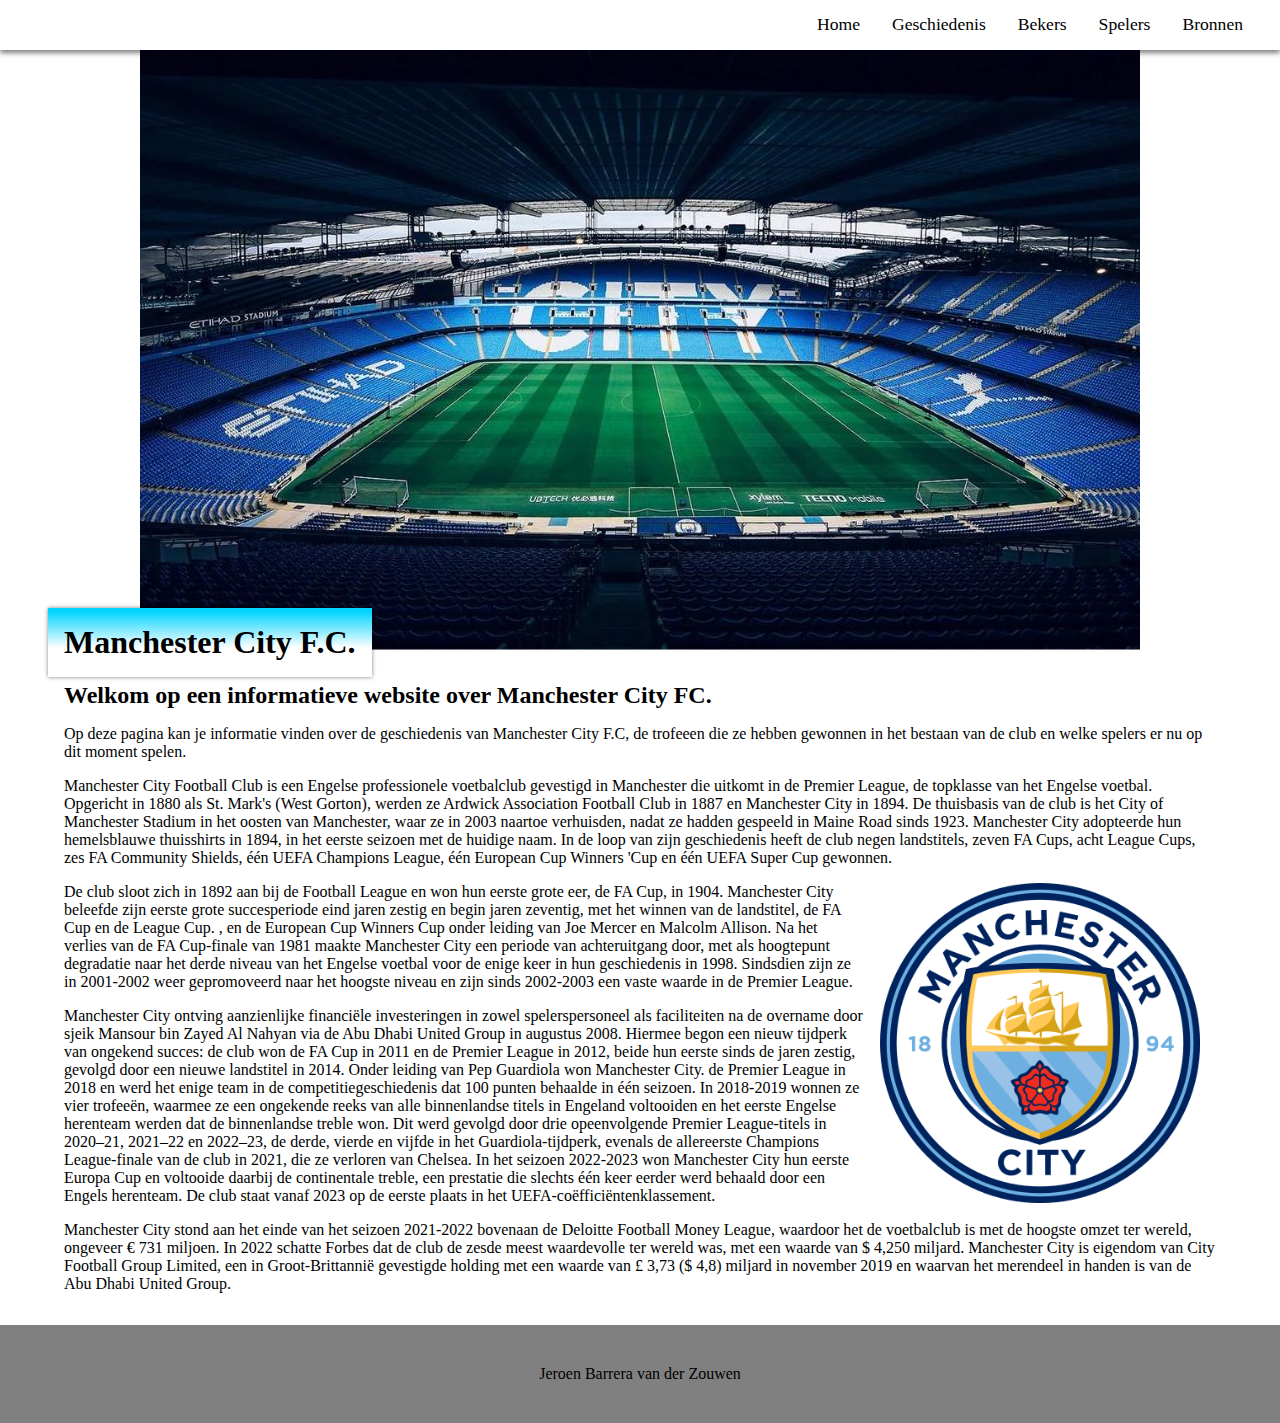
<file: index.html>
<!DOCTYPE html>
<html lang="en">
<head>
    <meta charset="UTF-8">
    <meta name="viewport" content="width=device-width, initial-scale=1.0">
    <link rel="stylesheet" href="styles/styles.css">
    <title>Home</title>
</head>
<body>
    <header>
        <nav>
            <ul>
                <li><a href="index.html">Home</a></li>
                <li><a href="geschiedenis.html">Geschiedenis</a></li>
                <li><a href="bekers.html">Bekers</a></li>
                <li><a href="spelers.html">Spelers</a></li>
                <li><a href="bronnen.html">Bronnen</a></li>
            </ul>
        </nav>
    </header>
    <main>
        <section>
            <img src="images/mcity-stadium.jpeg">
            <h1>Manchester City F.C.</h1>
        </section>
        <article>
            <h2><strong>Welkom op een informatieve website over Manchester City FC.</strong></h2>

            <p>Op deze pagina kan je informatie vinden over de geschiedenis van Manchester City F.C, de trofeeen die ze hebben gewonnen in het bestaan van de club en welke spelers er nu op dit moment spelen.</p>

            <p> Manchester City Football Club is een Engelse professionele voetbalclub gevestigd in Manchester die uitkomt in de Premier League, de topklasse van het Engelse voetbal. Opgericht in 1880 als St. Mark's (West Gorton), werden ze Ardwick Association Football Club in 1887 en Manchester City in 1894. De thuisbasis van de club is het City of Manchester Stadium in het oosten van Manchester, waar ze in 2003 naartoe verhuisden, nadat ze hadden gespeeld in Maine Road sinds 1923. Manchester City adopteerde hun hemelsblauwe thuisshirts in 1894, in het eerste seizoen met de huidige naam. In de loop van zijn geschiedenis heeft de club negen landstitels, zeven FA Cups, acht League Cups, zes FA Community Shields, één UEFA Champions League, één European Cup Winners 'Cup en één UEFA Super Cup gewonnen.</p>

            <img src="images/index/manchestercitylogo.png" alt="De logo van Manchester City">

            <p>De club sloot zich in 1892 aan bij de Football League en won hun eerste grote eer, de FA Cup, in 1904. Manchester City beleefde zijn eerste grote succesperiode eind jaren zestig en begin jaren zeventig, met het winnen van de landstitel, de FA Cup en de League Cup. , en de European Cup Winners Cup onder leiding van Joe Mercer en Malcolm Allison. Na het verlies van de FA Cup-finale van 1981 maakte Manchester City een periode van achteruitgang door, met als hoogtepunt degradatie naar het derde niveau van het Engelse voetbal voor de enige keer in hun geschiedenis in 1998. Sindsdien zijn ze in 2001-2002 weer gepromoveerd naar het hoogste niveau en zijn sinds 2002-2003 een vaste waarde in de Premier League.</p>

            <p>Manchester City ontving aanzienlijke financiële investeringen in zowel spelerspersoneel als faciliteiten na de overname door sjeik Mansour bin Zayed Al Nahyan via de Abu Dhabi United Group in augustus 2008. Hiermee begon een nieuw tijdperk van ongekend succes: de club won de FA Cup in 2011 en de Premier League in 2012, beide hun eerste sinds de jaren zestig, gevolgd door een nieuwe landstitel in 2014. Onder leiding van Pep Guardiola won Manchester City. de Premier League in 2018 en werd het enige team in de competitiegeschiedenis dat 100 punten behaalde in één seizoen. In 2018-2019 wonnen ze vier trofeeën, waarmee ze een ongekende reeks van alle binnenlandse titels in Engeland voltooiden en het eerste Engelse herenteam werden dat de binnenlandse treble won. Dit werd gevolgd door drie opeenvolgende Premier League-titels in 2020–21, 2021–22 en 2022–23, de derde, vierde en vijfde in het Guardiola-tijdperk, evenals de allereerste Champions League-finale van de club in 2021, die ze verloren van Chelsea. In het seizoen 2022-2023 won Manchester City hun eerste Europa Cup en voltooide daarbij de continentale treble, een prestatie die slechts één keer eerder werd behaald door een Engels herenteam. De club staat vanaf 2023 op de eerste plaats in het UEFA-coëfficiëntenklassement.</p>

            <p>Manchester City stond aan het einde van het seizoen 2021-2022 bovenaan de Deloitte Football Money League, waardoor het de voetbalclub is met de hoogste omzet ter wereld, ongeveer € 731 miljoen. In 2022 schatte Forbes dat de club de zesde meest waardevolle ter wereld was, met een waarde van $ 4,250 miljard. Manchester City is eigendom van City Football Group Limited, een in Groot-Brittannië gevestigde holding met een waarde van £ 3,73 ($ 4,8) miljard in november 2019 en waarvan het merendeel in handen is van de Abu Dhabi United Group.</p>
        </article>
    </main>
    <footer>
        <p>Jeroen Barrera van der Zouwen</p>
    </footer>
</body>
</html>
</file>
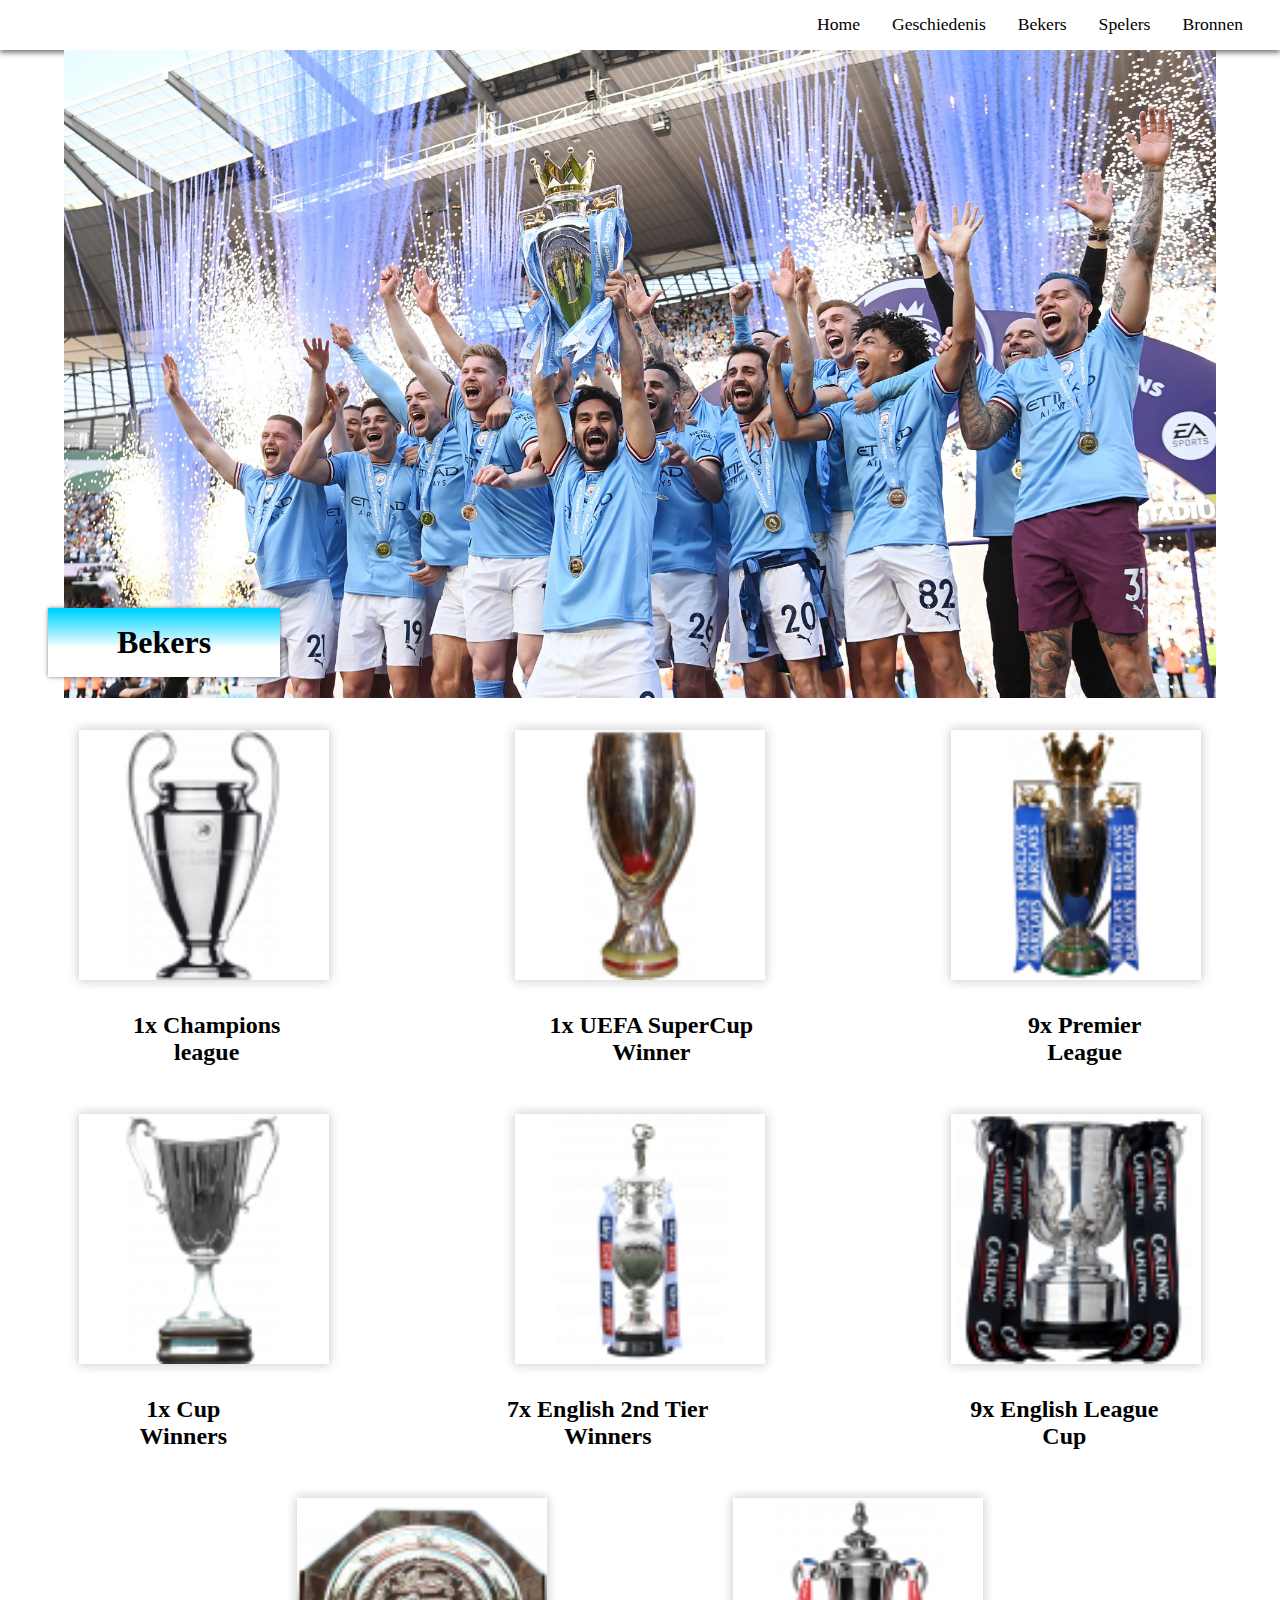
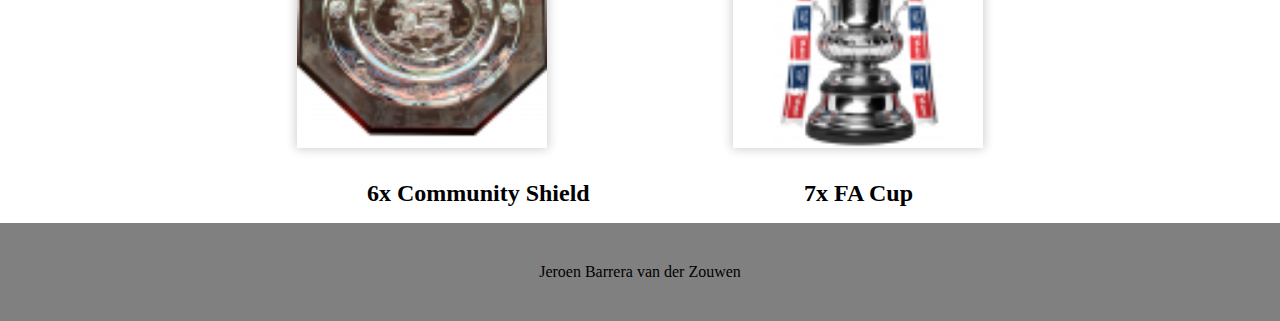
<file: bekers.html>
<!DOCTYPE html>
<html lang="en">
<head>
    <meta charset="UTF-8">
    <meta name="viewport" content="width=device-width, initial-scale=1.0">
    <link rel="stylesheet" href="styles/styles.css">
    <title>Home</title>
</head>
<body>
    <header>
        <nav>
            <ul>
                <li><a href="index.html">Home</a></li>
                <li><a href="geschiedenis.html">Geschiedenis</a></li>
                <li><a href="bekers.html">Bekers</a></li>
                <li><a href="spelers.html">Spelers</a></li>
                <li><a href="bronnen.html">Bronnen</a></li>
            </ul>
        </nav>
    </header>
    <main>
        <section class="home">
            <img src="images/mcity-beker.png">
            <h1>Bekers</h1>
        </section>
        <section id="cup">
            <img src="images/trofeeen/cl.png">
            <img src="images/trofeeen/usc.png">
            <img src="images/trofeeen/pl.png">
        </section>
        <section id="cup">
            <h2>1x Champions league</h2>
            <h2>1x UEFA SuperCup Winner</h2>
            <h2>9x Premier League</h2>
        </section>
        <section id="cup">
            <img src="images/trofeeen/cupwinners.png">
            <img src="images/trofeeen/e2t.png">
            <img src="images/trofeeen/elc.png">
        </section>
        <section id="cup">
            <h2>1x Cup Winners</h2>
            <h2>7x English 2nd Tier Winners</h2>
            <h2>9x English League Cup</h2>
        </section>
        <section id="cup">
            <img src="images/trofeeen/ews.png">
            <img src="images/trofeeen/fa.png">
        </section>
        <section id="cup">
            <h2>6x Community Shield</h2>
            <h2>7x FA Cup</h2>
        </section>
    </main>
    <footer>
        <p>Jeroen Barrera van der Zouwen</p>
    </footer>
</body>
</file>
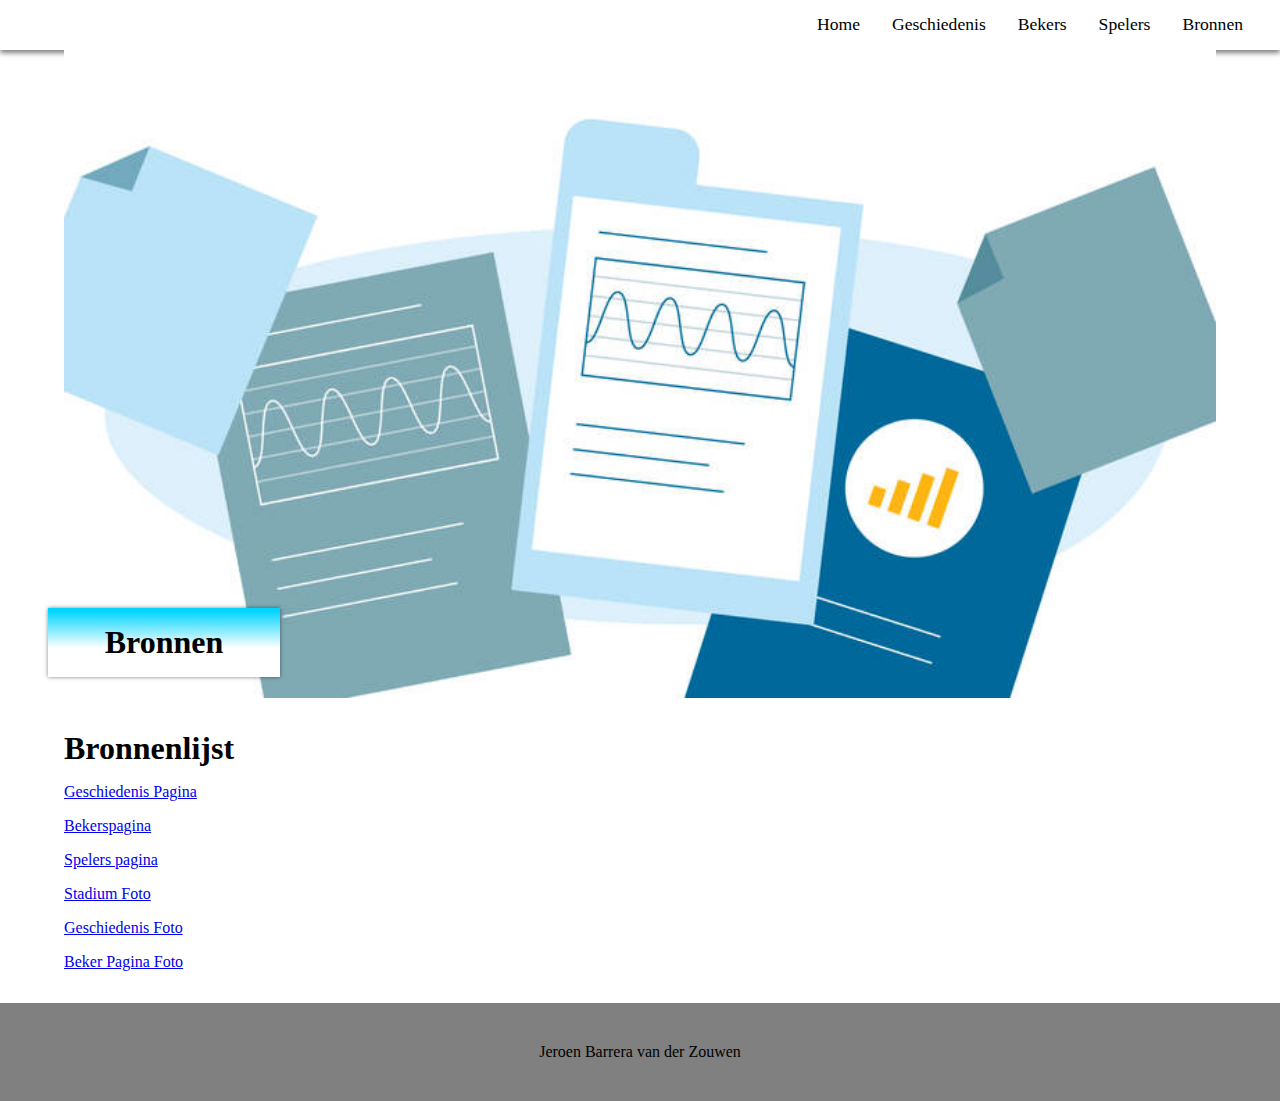
<file: bronnen.html>
<!DOCTYPE html>
<html lang="en">
<head>
    <meta charset="UTF-8">
    <meta name="viewport" content="width=device-width, initial-scale=1.0">
    <link rel="stylesheet" href="styles/styles.css">
    <title>Home</title>
</head>
<body>
    <header>
        <nav>
            <ul>
                <li><a href="index.html">Home</a></li>
                <li><a href="geschiedenis.html">Geschiedenis</a></li>
                <li><a href="bekers.html">Bekers</a></li>
                <li><a href="spelers.html">Spelers</a></li>
                <li><a href="bronnen.html">Bronnen</a></li>
            </ul>
        </nav>
    </header>
    <main>
        <section class="home">
            <img src="images/mcity-bronnen.jpeg">
            <h1>Bronnen</h1>
        </section>
        <article>
            <h1>Bronnenlijst</h1>
            <p><a href="https://en.wikipedia.org/wiki/Manchester_City_F.C.#">Geschiedenis Pagina</a></p>
            <p><a href="https://www.transfermarkt.com/manchester-city/erfolge/verein/281">Bekerspagina</a></p>
            <p><a href="https://www.transfermarkt.com/manchester-city/kader/verein/281">Spelers pagina</a></p>
            <p><a href="https://www.sportspromedia.com/wp-content/uploads/2022/12/Copy-of-Copy-of-WP-News-story-template-30.jpg">Stadium Foto</a></p>
            <p><a href="https://mediacdn.mancity.com/-/media/galleries/first-team/season-1718/fa-cup-history-gallery/1956-final-win.ashx?width=643">Geschiedenis Foto</a></p>
            <p><a href="https://library.sportingnews.com/2023-05/Man%20City%20Premier%20League%20trophy%20052123.png">Beker Pagina Foto</a></p>
        </article>
    </main>
    <footer>
        <p>Jeroen Barrera van der Zouwen</p>
    </footer>
</body>
</file>
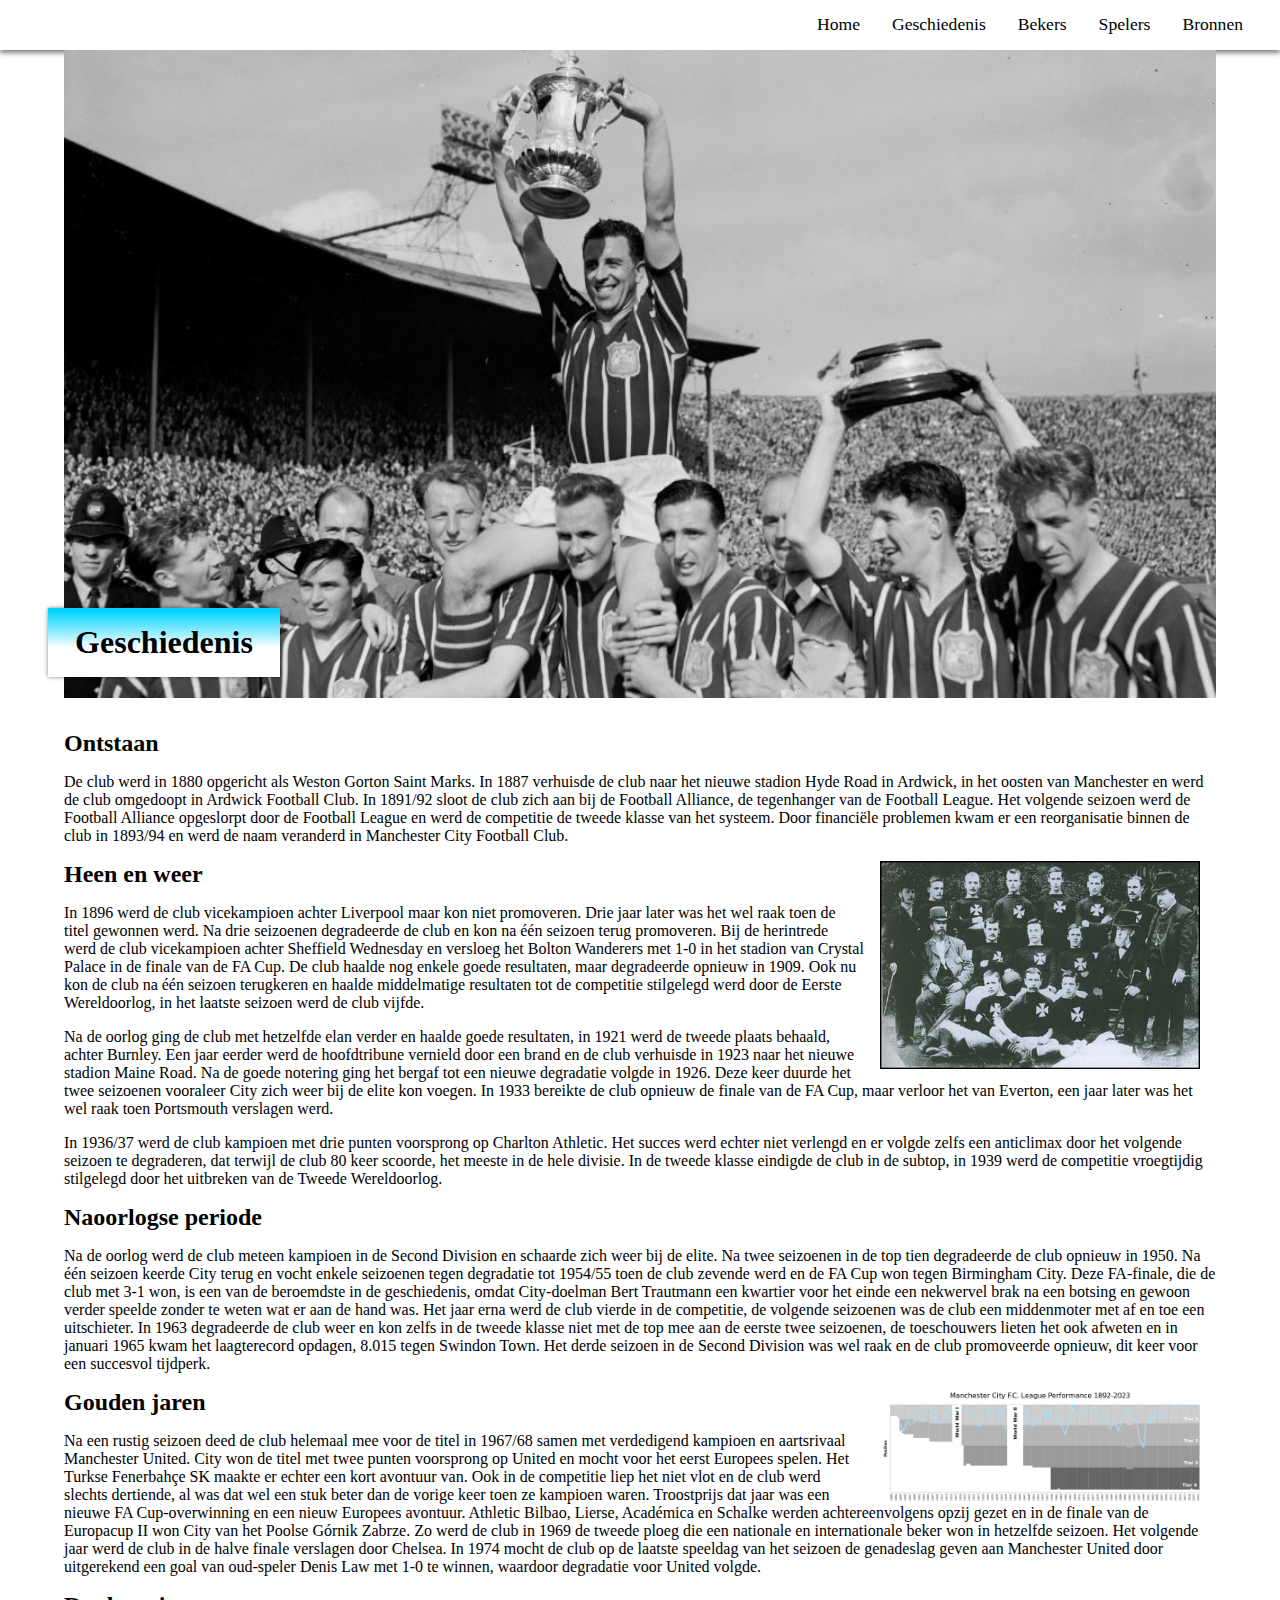
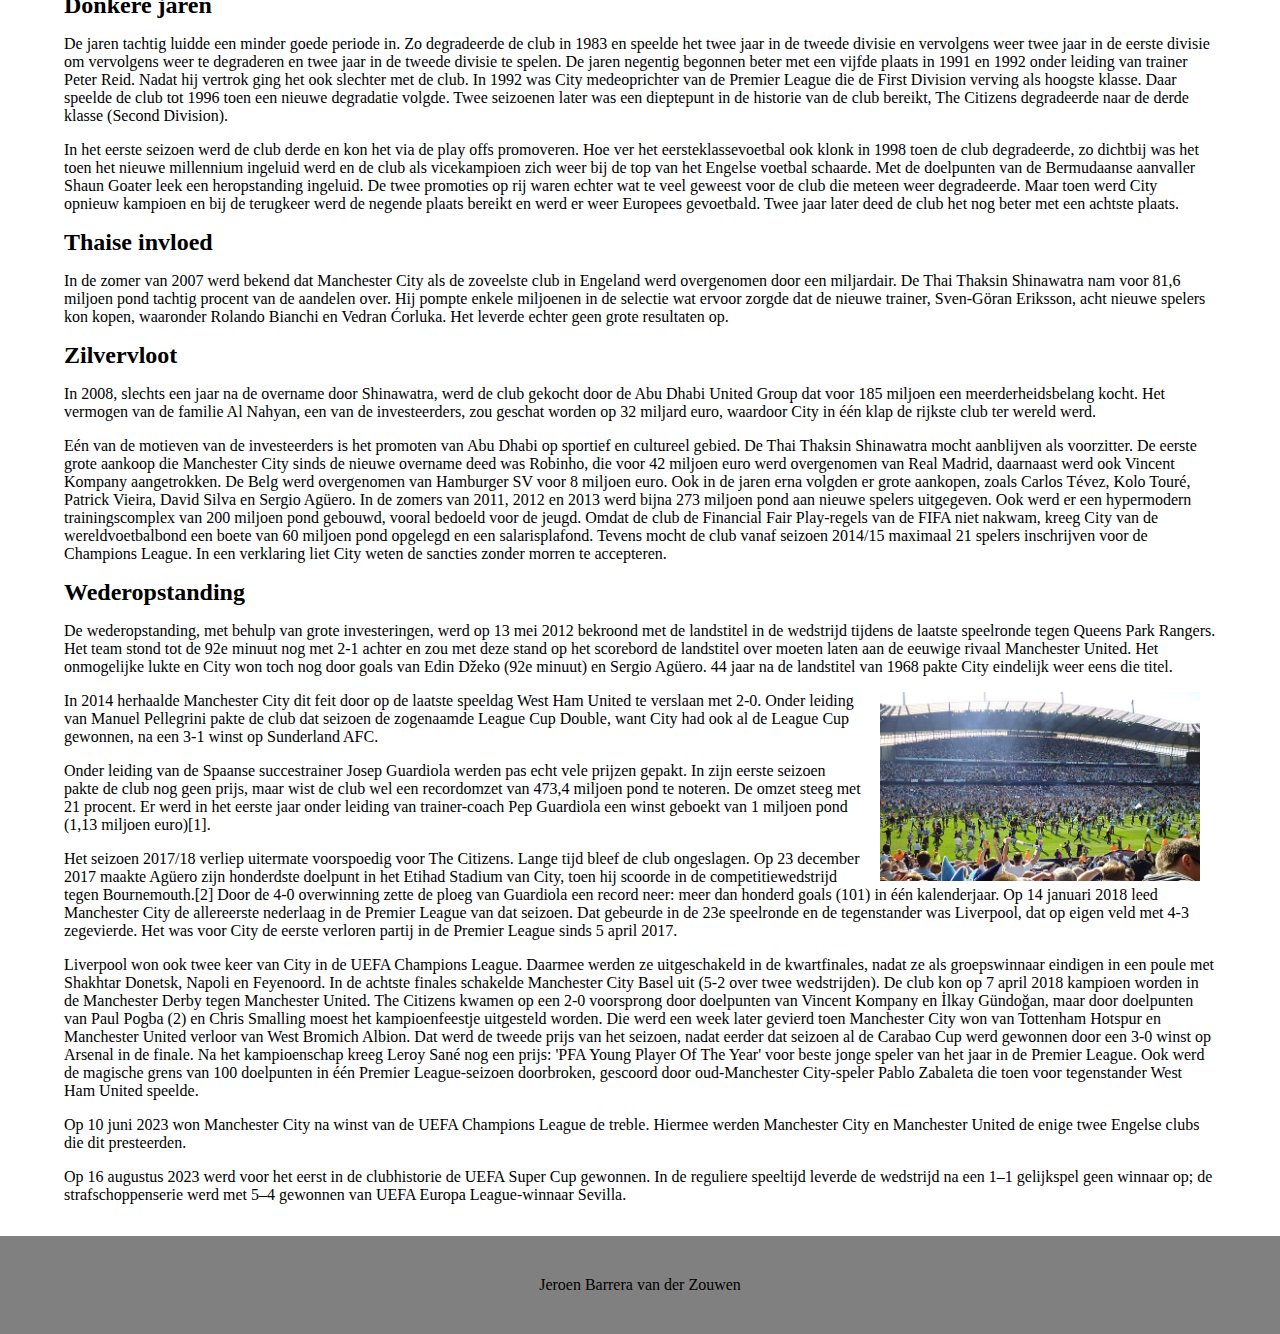
<file: geschiedenis.html>
<!DOCTYPE html>
<html lang="en">
<head>
    <meta charset="UTF-8">
    <meta name="viewport" content="width=device-width, initial-scale=1.0">
    <link rel="stylesheet" href="styles/styles.css">
    <title>Home</title>
</head>
<body>
    <header>
        <nav>
            <ul>
                <li><a href="index.html">Home</a></li>
                <li><a href="geschiedenis.html">Geschiedenis</a></li>
                <li><a href="bekers.html">Bekers</a></li>
                <li><a href="spelers.html">Spelers</a></li>
                <li><a href="bronnen.html">Bronnen</a></li>
            </ul>
        </nav>
    </header>
    <main>
        <section class="home">
            <img src="images/mcity-history.jpeg">
            <h1>Geschiedenis</h1>
        </section>
        <article>
            <h2>Ontstaan</h2>
        
            <p>De club werd in 1880 opgericht als Weston Gorton Saint Marks. In 1887 verhuisde de club naar het nieuwe stadion Hyde Road in Ardwick, in het oosten van Manchester en werd de club omgedoopt in Ardwick Football Club. In 1891/92 sloot de club zich aan bij de Football Alliance, de tegenhanger van de Football League. Het volgende seizoen werd de Football Alliance opgeslorpt door de Football League en werd de competitie de tweede klasse van het systeem. Door financiële problemen kwam er een reorganisatie binnen de club in 1893/94 en werd de naam veranderd in Manchester City Football Club.</p>

            <img src="images/geschiedenis/St_Marks_1884.jpeg">

            <h2>Heen en weer</h2>
            <p>In 1896 werd de club vicekampioen achter Liverpool maar kon niet promoveren. Drie jaar later was het wel raak toen de titel gewonnen werd. Na drie seizoenen degradeerde de club en kon na één seizoen terug promoveren. Bij de herintrede werd de club vicekampioen achter Sheffield Wednesday en versloeg het Bolton Wanderers met 1-0 in het stadion van Crystal Palace in de finale van de FA Cup. De club haalde nog enkele goede resultaten, maar degradeerde opnieuw in 1909. Ook nu kon de club na één seizoen terugkeren en haalde middelmatige resultaten tot de competitie stilgelegd werd door de Eerste Wereldoorlog, in het laatste seizoen werd de club vijfde.</p>

            <p>Na de oorlog ging de club met hetzelfde elan verder en haalde goede resultaten, in 1921 werd de tweede plaats behaald, achter Burnley. Een jaar eerder werd de hoofdtribune vernield door een brand en de club verhuisde in 1923 naar het nieuwe stadion Maine Road. Na de goede notering ging het bergaf tot een nieuwe degradatie volgde in 1926. Deze keer duurde het twee seizoenen vooraleer City zich weer bij de elite kon voegen. In 1933 bereikte de club opnieuw de finale van de FA Cup, maar verloor het van Everton, een jaar later was het wel raak toen Portsmouth verslagen werd.</p>

            <p>In 1936/37 werd de club kampioen met drie punten voorsprong op Charlton Athletic. Het succes werd echter niet verlengd en er volgde zelfs een anticlimax door het volgende seizoen te degraderen, dat terwijl de club 80 keer scoorde, het meeste in de hele divisie. In de tweede klasse eindigde de club in de subtop, in 1939 werd de competitie vroegtijdig stilgelegd door het uitbreken van de Tweede Wereldoorlog.</p>

            <h2>Naoorlogse periode</h2>
            <p>Na de oorlog werd de club meteen kampioen in de Second Division en schaarde zich weer bij de elite. Na twee seizoenen in de top tien degradeerde de club opnieuw in 1950. Na één seizoen keerde City terug en vocht enkele seizoenen tegen degradatie tot 1954/55 toen de club zevende werd en de FA Cup won tegen Birmingham City. Deze FA-finale, die de club met 3-1 won, is een van de beroemdste in de geschiedenis, omdat City-doelman Bert Trautmann een kwartier voor het einde een nekwervel brak na een botsing en gewoon verder speelde zonder te weten wat er aan de hand was. Het jaar erna werd de club vierde in de competitie, de volgende seizoenen was de club een middenmoter met af en toe een uitschieter. In 1963 degradeerde de club weer en kon zelfs in de tweede klasse niet met de top mee aan de eerste twee seizoenen, de toeschouwers lieten het ook afweten en in januari 1965 kwam het laagterecord opdagen, 8.015 tegen Swindon Town. Het derde seizoen in de Second Division was wel raak en de club promoveerde opnieuw, dit keer voor een succesvol tijdperk.</p>

            <img src="images/geschiedenis/ManchesterCityFC_League_Performance.svg.png">

            <h2>Gouden jaren</h2>
            <p>Na een rustig seizoen deed de club helemaal mee voor de titel in 1967/68 samen met verdedigend kampioen en aartsrivaal Manchester United. City won de titel met twee punten voorsprong op United en mocht voor het eerst Europees spelen. Het Turkse Fenerbahçe SK maakte er echter een kort avontuur van. Ook in de competitie liep het niet vlot en de club werd slechts dertiende, al was dat wel een stuk beter dan de vorige keer toen ze kampioen waren. Troostprijs dat jaar was een nieuwe FA Cup-overwinning en een nieuw Europees avontuur. Athletic Bilbao, Lierse, Académica en Schalke werden achtereenvolgens opzij gezet en in de finale van de Europacup II won City van het Poolse Górnik Zabrze. Zo werd de club in 1969 de tweede ploeg die een nationale en internationale beker won in hetzelfde seizoen. Het volgende jaar werd de club in de halve finale verslagen door Chelsea. In 1974 mocht de club op de laatste speeldag van het seizoen de genadeslag geven aan Manchester United door uitgerekend een goal van oud-speler Denis Law met 1-0 te winnen, waardoor degradatie voor United volgde.</p>

            <h2>Donkere jaren</h2>
            <p>De jaren tachtig luidde een minder goede periode in. Zo degradeerde de club in 1983 en speelde het twee jaar in de tweede divisie en vervolgens weer twee jaar in de eerste divisie om vervolgens weer te degraderen en twee jaar in de tweede divisie te spelen. De jaren negentig begonnen beter met een vijfde plaats in 1991 en 1992 onder leiding van trainer Peter Reid. Nadat hij vertrok ging het ook slechter met de club. In 1992 was City medeoprichter van de Premier League die de First Division verving als hoogste klasse. Daar speelde de club tot 1996 toen een nieuwe degradatie volgde. Twee seizoenen later was een dieptepunt in de historie van de club bereikt, The Citizens degradeerde naar de derde klasse (Second Division).</p>

            <p>In het eerste seizoen werd de club derde en kon het via de play offs promoveren. Hoe ver het eersteklassevoetbal ook klonk in 1998 toen de club degradeerde, zo dichtbij was het toen het nieuwe millennium ingeluid werd en de club als vicekampioen zich weer bij de top van het Engelse voetbal schaarde. Met de doelpunten van de Bermudaanse aanvaller Shaun Goater leek een heropstanding ingeluid. De twee promoties op rij waren echter wat te veel geweest voor de club die meteen weer degradeerde. Maar toen werd City opnieuw kampioen en bij de terugkeer werd de negende plaats bereikt en werd er weer Europees gevoetbald. Twee jaar later deed de club het nog beter met een achtste plaats.</p>

            <h2>Thaise invloed</h2>
            <p>In de zomer van 2007 werd bekend dat Manchester City als de zoveelste club in Engeland werd overgenomen door een miljardair. De Thai Thaksin Shinawatra nam voor 81,6 miljoen pond tachtig procent van de aandelen over. Hij pompte enkele miljoenen in de selectie wat ervoor zorgde dat de nieuwe trainer, Sven-Göran Eriksson, acht nieuwe spelers kon kopen, waaronder Rolando Bianchi en Vedran Ćorluka. Het leverde echter geen grote resultaten op.</p>

            <h2>Zilvervloot</h2>
            <p>In 2008, slechts een jaar na de overname door Shinawatra, werd de club gekocht door de Abu Dhabi United Group dat voor 185 miljoen een meerderheidsbelang kocht. Het vermogen van de familie Al Nahyan, een van de investeerders, zou geschat worden op 32 miljard euro, waardoor City in één klap de rijkste club ter wereld werd.</p>

            <p>Eén van de motieven van de investeerders is het promoten van Abu Dhabi op sportief en cultureel gebied. De Thai Thaksin Shinawatra mocht aanblijven als voorzitter. De eerste grote aankoop die Manchester City sinds de nieuwe overname deed was Robinho, die voor 42 miljoen euro werd overgenomen van Real Madrid, daarnaast werd ook Vincent Kompany aangetrokken. De Belg werd overgenomen van Hamburger SV voor 8 miljoen euro. Ook in de jaren erna volgden er grote aankopen, zoals Carlos Tévez, Kolo Touré, Patrick Vieira, David Silva en Sergio Agüero. In de zomers van 2011, 2012 en 2013 werd bijna 273 miljoen pond aan nieuwe spelers uitgegeven. Ook werd er een hypermodern trainingscomplex van 200 miljoen pond gebouwd, vooral bedoeld voor de jeugd. Omdat de club de Financial Fair Play-regels van de FIFA niet nakwam, kreeg City van de wereldvoetbalbond een boete van 60 miljoen pond opgelegd en een salarisplafond. Tevens mocht de club vanaf seizoen 2014/15 maximaal 21 spelers inschrijven voor de Champions League. In een verklaring liet City weten de sancties zonder morren te accepteren.</p>

            <h2>Wederopstanding</h2>
            <p>De wederopstanding, met behulp van grote investeringen, werd op 13 mei 2012 bekroond met de landstitel in de wedstrijd tijdens de laatste speelronde tegen Queens Park Rangers. Het team stond tot de 92e minuut nog met 2-1 achter en zou met deze stand op het scorebord de landstitel over moeten laten aan de eeuwige rivaal Manchester United. Het onmogelijke lukte en City won toch nog door goals van Edin Džeko (92e minuut) en Sergio Agüero. 44 jaar na de landstitel van 1968 pakte City eindelijk weer eens die titel.</p>

            <img src="images/geschiedenis/Manchester_City_pitch_invasion.jpeg">

            <p>In 2014 herhaalde Manchester City dit feit door op de laatste speeldag West Ham United te verslaan met 2-0. Onder leiding van Manuel Pellegrini pakte de club dat seizoen de zogenaamde League Cup Double, want City had ook al de League Cup gewonnen, na een 3-1 winst op Sunderland AFC.</p>

            <p>Onder leiding van de Spaanse succestrainer Josep Guardiola werden pas echt vele prijzen gepakt. In zijn eerste seizoen pakte de club nog geen prijs, maar wist de club wel een recordomzet van 473,4 miljoen pond te noteren. De omzet steeg met 21 procent. Er werd in het eerste jaar onder leiding van trainer-coach Pep Guardiola een winst geboekt van 1 miljoen pond (1,13 miljoen euro)[1].</p>

            <p>Het seizoen 2017/18 verliep uitermate voorspoedig voor The Citizens. Lange tijd bleef de club ongeslagen. Op 23 december 2017 maakte Agüero zijn honderdste doelpunt in het Etihad Stadium van City, toen hij scoorde in de competitiewedstrijd tegen Bournemouth.[2] Door de 4-0 overwinning zette de ploeg van Guardiola een record neer: meer dan honderd goals (101) in één kalenderjaar. Op 14 januari 2018 leed Manchester City de allereerste nederlaag in de Premier League van dat seizoen. Dat gebeurde in de 23e speelronde en de tegenstander was Liverpool, dat op eigen veld met 4-3 zegevierde. Het was voor City de eerste verloren partij in de Premier League sinds 5 april 2017.</p>

            <p>Liverpool won ook twee keer van City in de UEFA Champions League. Daarmee werden ze uitgeschakeld in de kwartfinales, nadat ze als groepswinnaar eindigen in een poule met Shakhtar Donetsk, Napoli en Feyenoord. In de achtste finales schakelde Manchester City Basel uit (5-2 over twee wedstrijden). De club kon op 7 april 2018 kampioen worden in de Manchester Derby tegen Manchester United. The Citizens kwamen op een 2-0 voorsprong door doelpunten van Vincent Kompany en İlkay Gündoğan, maar door doelpunten van Paul Pogba (2) en Chris Smalling moest het kampioenfeestje uitgesteld worden. Die werd een week later gevierd toen Manchester City won van Tottenham Hotspur en Manchester United verloor van West Bromich Albion. Dat werd de tweede prijs van het seizoen, nadat eerder dat seizoen al de Carabao Cup werd gewonnen door een 3-0 winst op Arsenal in de finale. Na het kampioenschap kreeg Leroy Sané nog een prijs: 'PFA Young Player Of The Year' voor beste jonge speler van het jaar in de Premier League. Ook werd de magische grens van 100 doelpunten in één Premier League-seizoen doorbroken, gescoord door oud-Manchester City-speler Pablo Zabaleta die toen voor tegenstander West Ham United speelde.</p>

            <p>Op 10 juni 2023 won Manchester City na winst van de UEFA Champions League de treble. Hiermee werden Manchester City en Manchester United de enige twee Engelse clubs die dit presteerden.</p>

            <p>Op 16 augustus 2023 werd voor het eerst in de clubhistorie de UEFA Super Cup gewonnen. In de reguliere speeltijd leverde de wedstrijd na een 1–1 gelijkspel geen winnaar op; de strafschoppenserie werd met 5–4 gewonnen van UEFA Europa League-winnaar Sevilla.</p>
        <article>
    </main>
    <footer>
        <p>Jeroen Barrera van der Zouwen</p>
    </footer>
</body>
</file>
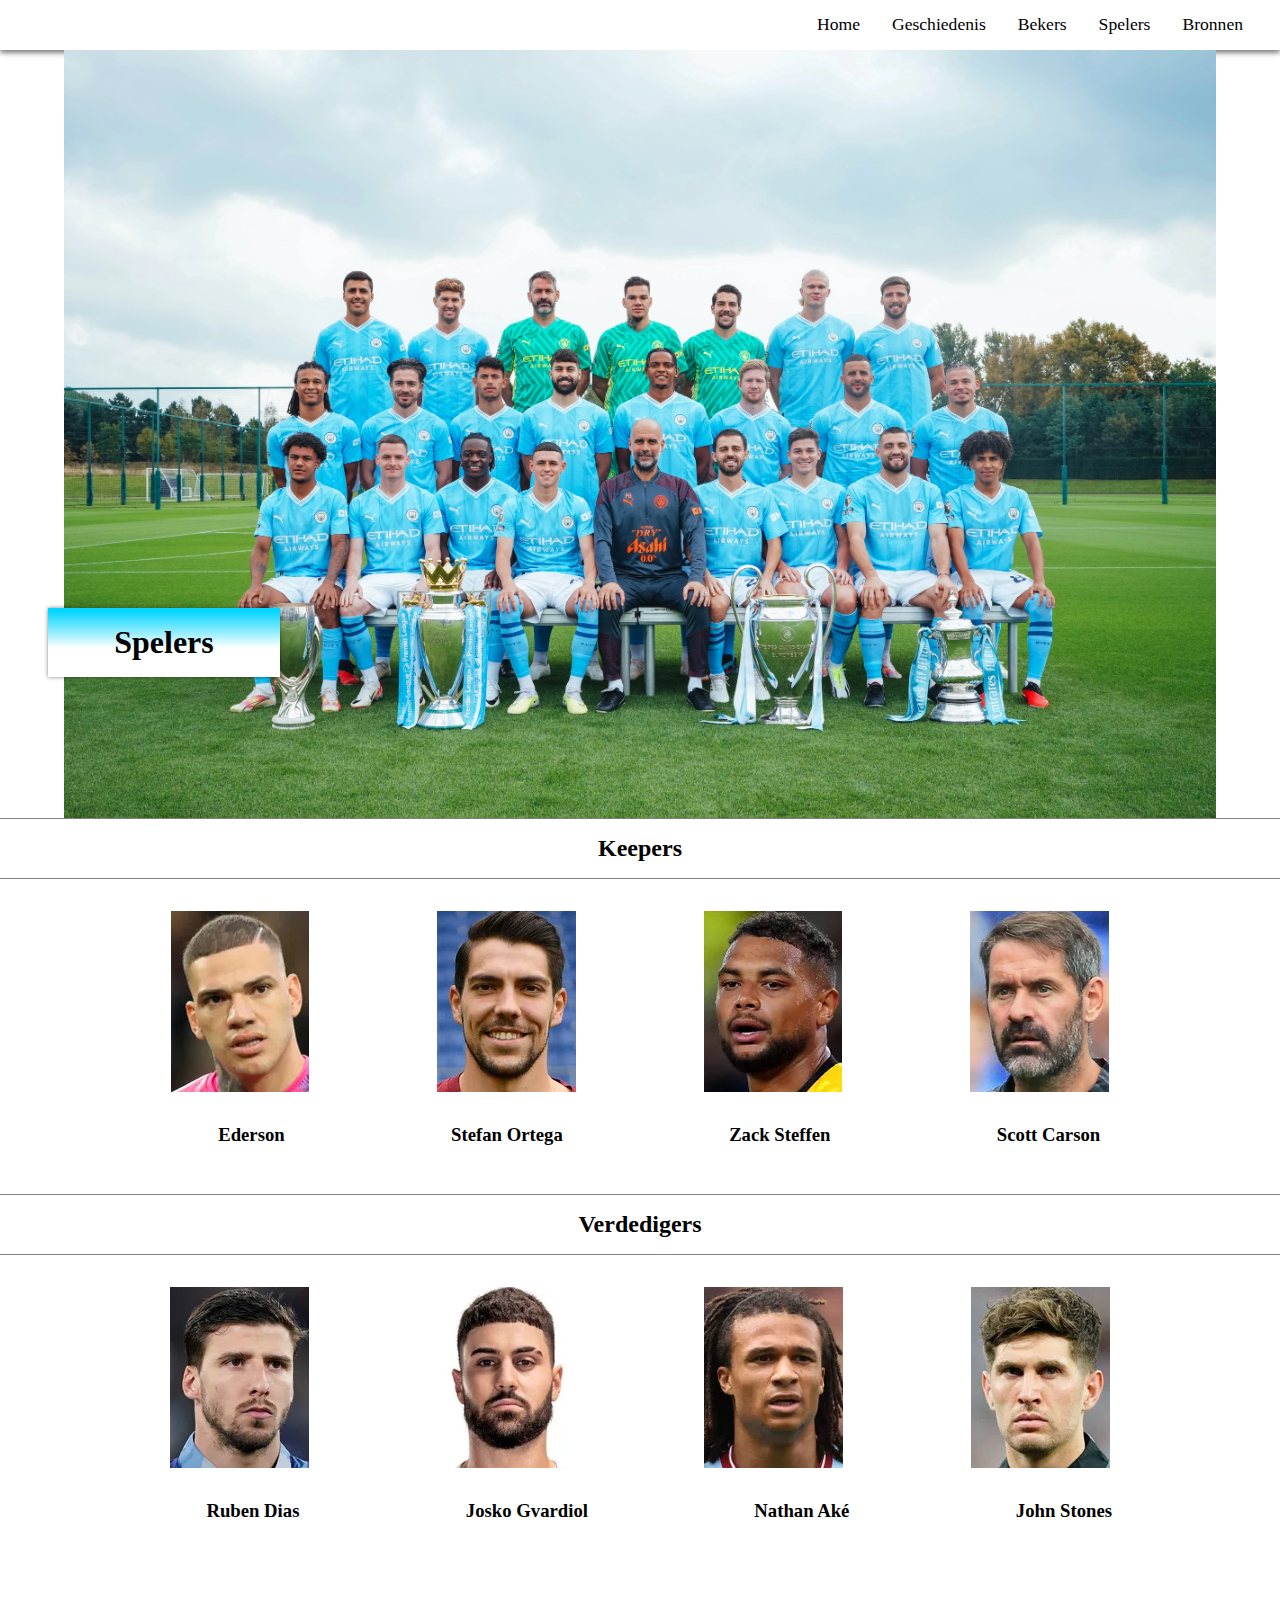
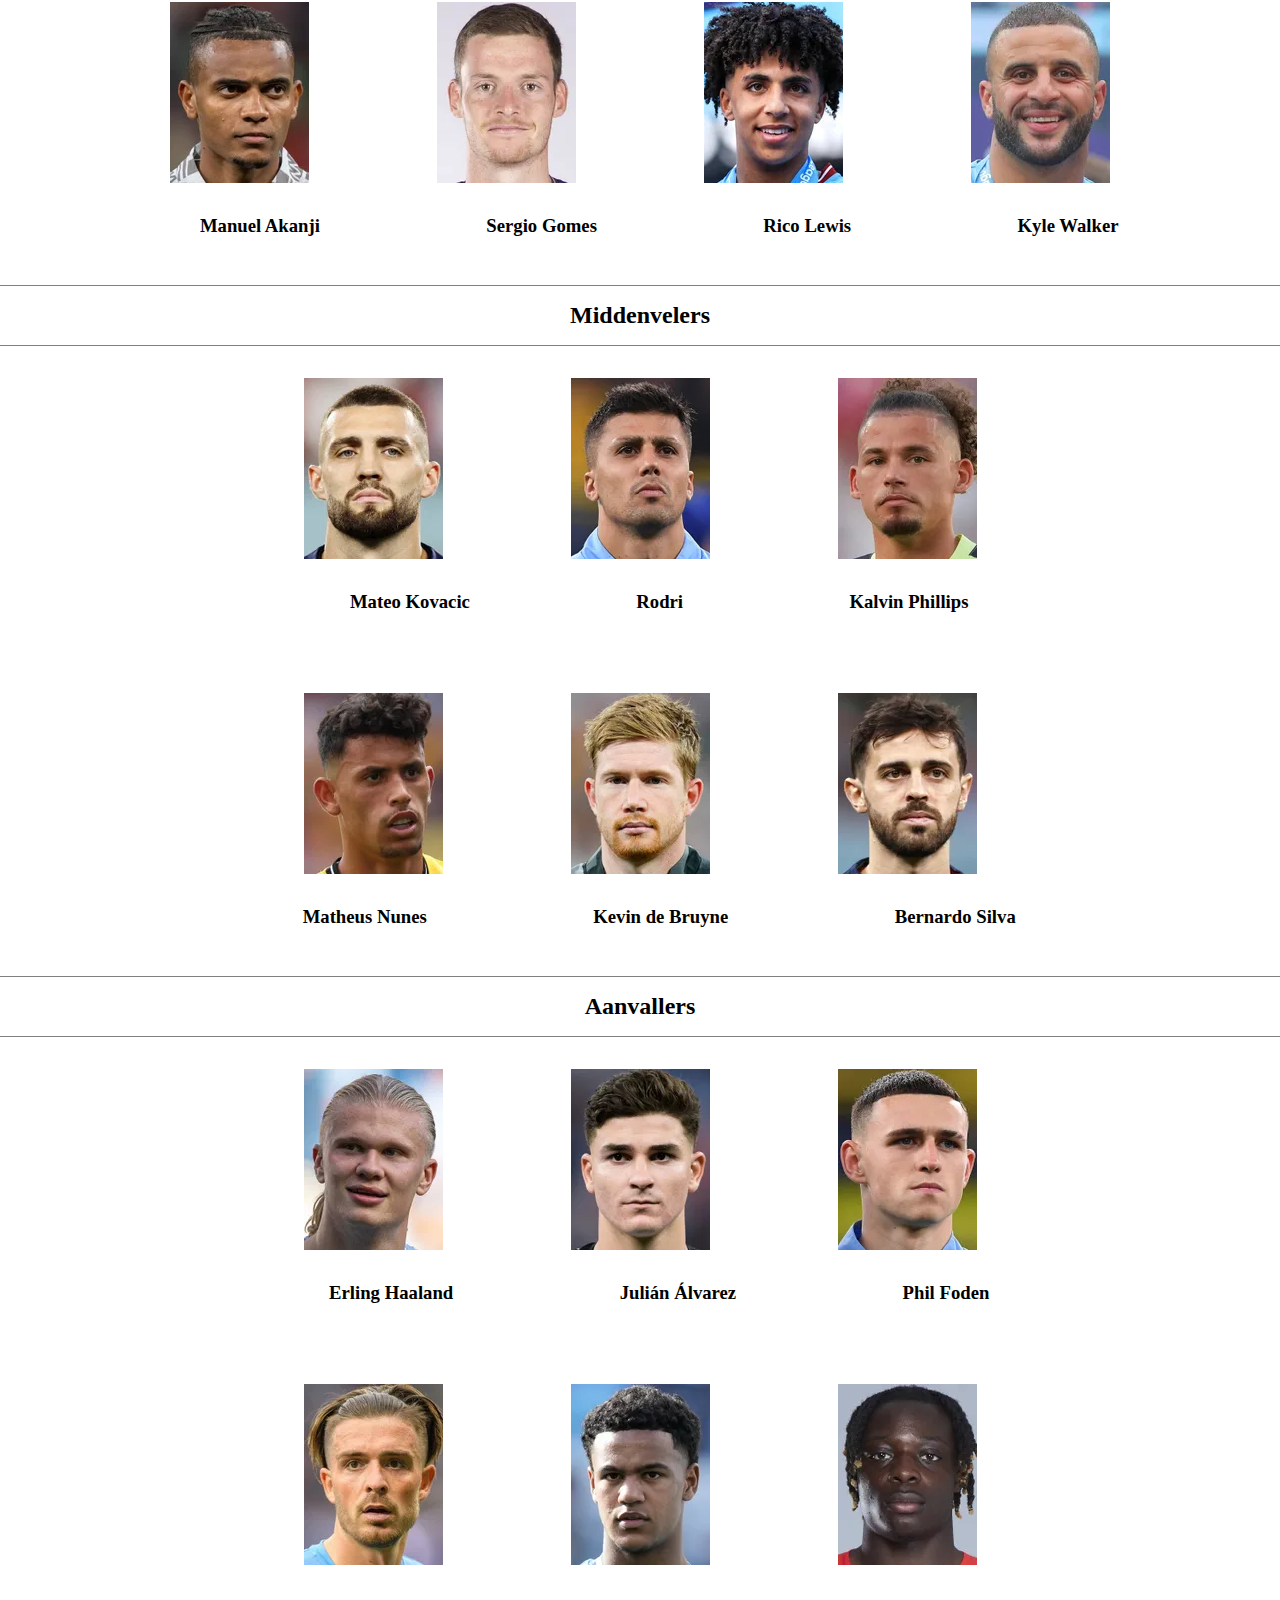
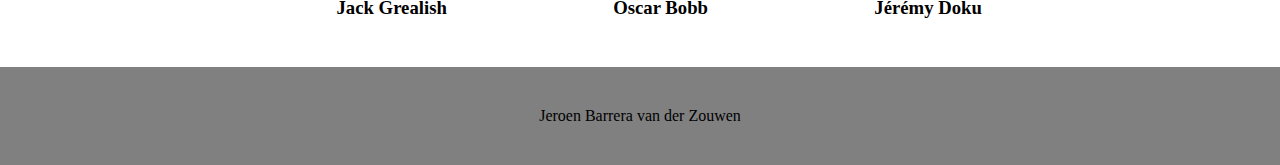
<file: spelers.html>
<!DOCTYPE html>
<html lang="en">
<head>
    <meta charset="UTF-8">
    <meta name="viewport" content="width=device-width, initial-scale=1.0">
    <link rel="stylesheet" href="styles/styles.css">
    <title>Home</title>
</head>
<body>
    <header>
        <nav>
            <ul>
                <li><a href="index.html">Home</a></li>
                <li><a href="geschiedenis.html">Geschiedenis</a></li>
                <li><a href="bekers.html">Bekers</a></li>
                <li><a href="spelers.html">Spelers</a></li>
                <li><a href="bronnen.html">Bronnen</a></li>
            </ul>
        </nav>
    </header>
    <main>
        <section class="home">
            <img src="images/mcity-team.webp">
            <h1>Spelers</h1>
        </section>

        <!-- Keepers -->

        <div class="positie-header">
            <h2>Keepers</h2>
        </div>

        <section id="spelers">
            <img src="images/spelers/ederson.webp" alt="">
            <img src="images/spelers/ortega.webp" alt="">
            <img src="images/spelers/steffen.webp" alt="">
            <img src="images/spelers/carson.webp" alt="">
        </section>
        <section id="spelers">
            <h3>Ederson</h3>
            <h3>Stefan Ortega</h3>
            <h3>Zack Steffen</h3>
            <h3>Scott Carson</h3>
        </section>

        <!-- Verdedigers -->

        <div class="positie-header">
            <h2>Verdedigers</h2>
        </div>
        <section id="spelers">
            <img src="images/spelers/dias.webp" alt="">
            <img src="images/spelers/gvardiol.webp" alt="">
            <img src="images/spelers/ake.webp" alt="">
            <img src="images/spelers/stones.webp" alt="">
        </section>

        <section id="spelers">
            <h3>Ruben Dias</h3>
            <h3>Josko Gvardiol</h3>
            <h3>Nathan Aké</h3>
            <h3>John Stones</h3>
        </section>

        <section id="spelers">
            <img src="images/spelers/akanji.webp" alt="">
            <img src="images/spelers/gomez.webp" alt="">
            <img src="images/spelers/lewis.webp" alt="">
            <img src="images/spelers/walker.webp" alt="">
        </section>
        <section id="spelers">
            <h3>Manuel Akanji</h3>
            <h3>Sergio Gomes</h3>
            <h3>Rico Lewis</h3>
            <h3>Kyle Walker</h3>
        </section>

        <!-- Middenvelders -->

        <div class="positie-header">
            <h2>Middenvelers</h2>
        </div>

        <section id="spelers">
            <img src="images/spelers/kovacic.webp" alt="">
            <img src="images/spelers/rodri.webp" alt="">
            <img src="images/spelers/phillips.webp" alt="">
        </section>

        <section id="spelers">
            <h3>Mateo Kovacic</h3>
            <h3>Rodri</h3>
            <h3>Kalvin Phillips</h3>
        </section>
    
        <section id="spelers">
            <img src="images/spelers/nunes.webp" alt="">
            <img src="images/spelers/bruyne.webp" alt="">
            <img src="images/spelers/silva.webp" alt="">
        </section>

        <section id="spelers">
            <h3>Matheus Nunes</h3>
            <h3>Kevin de Bruyne</h3>
            <h3>Bernardo Silva</h3>
        </section>

        <!-- Aanvallers -->

        <div class="positie-header">
            <h2>Aanvallers</h2>
        </div>

        <section id="spelers">
            <img src="images/spelers/haaland.webp" alt="">
            <img src="images/spelers/alvarez.webp" alt="">
            <img src="images/spelers/foden.webp" alt="">
        </section>

        <section id="spelers">
            <h3>Erling Haaland</h3>
            <h3>Julián Álvarez</h3>
            <h3>Phil Foden</h3>
        </section>
    
        <section id="spelers">
            <img src="images/spelers/grealish.webp" alt="">
            <img src="images/spelers/bobb.webp" alt="">
            <img src="images/spelers/doku.webp" alt="">
        </section>

        <section id="spelers">
            <h3>Jack Grealish</h3>
            <h3>Oscar Bobb</h3>
            <h3>Jérémy Doku</h3>
        </section>

    </main>
    <footer>
        <p>Jeroen Barrera van der Zouwen</p>
    </footer>
</body>
</file>
<file: styles/styles.css>
* {
    padding: 0;
    margin: 0;
}

/* Header / Index */

header {
    background-color:white;
    padding: 0px 5px 0px 10px;
    height: 50px;
    box-shadow: 0px 3px 5px 0px rgba(0,0,0,0.50);
}

nav {
    line-height: 10px;
}

nav ul {
    list-style-type: none;
    display: flex;
    justify-content: flex-end;
}

p {
    margin-top: 1rem;
    margin-bottom: 1rem;
}

nav ul a {
    display: flex;
    font-size: 1.1rem;
    padding-top: 1.2rem;
    padding-right: 2rem;
    color: black;
    text-decoration: none;
}

nav ul a:hover {
    color: cornflowerblue;
}

/* main */

section {
    width: 100%;
    height: 100%;
    margin-top: 0rem;
    display: flex;
    flex-direction: row;
    justify-content: center;
}

.home img {
    width: 90%;
    height: 100%;
    margin-top: 0rem;
    display: flex;
    flex-direction: row;
    justify-content: center;
}

section h1 {
    position: absolute;
    text-align: center;
    top: 38rem;
    left: 3rem;
    padding: 1rem;
    box-shadow: 0px 0px 4px 0px rgba(0,0,0,0.5);
    min-width: 200px;
    background: linear-gradient(0deg, rgba(255,255,255,1) 0%, rgba(255,255,255,1) 42%, rgba(0,212,255,1) 96%);
}

footer {
    background-color: grey;
    padding: 1.5rem;
    text-align: center;
    border-top: 10px;
    border-color: cadetblue;
}

article {
    margin-top: 2rem;
    margin-left: 4em;
    margin-right: 4em;
    margin-bottom: 2em;
}

article h2 {
    margin-bottom: 1rem;
}

article img { 
    float: right;
    margin-left: 1rem;
    margin-right: 1rem;
    width: 20em;
    flex-grow: 1;
}

#cup {
    margin-top: 2rem;
}

#cup img {
    justify-content: center;
    margin-right: 5.8rem;
    margin-left: 5.8rem;
    width: 250px;
    height: 250px;
    box-shadow: 0px 0px 10px 1px rgba(0,0,0,0.2);
}

#cup h2 {
    display: flex;
    align-self:flex-end;
    justify-content: center;
    margin-left: 6.7rem;
    margin-right: 6.7rem;
    margin-bottom: 1rem;
    text-align: center;

}

#spelers {
    border-radius: 10px;
    text-align: center;
    margin-top: 2rem;
}

#spelers h3 {
    padding-left: 6.4rem;
    padding-right: 4rem;
    padding-bottom: 3rem;
}

#spelers img {
    margin-left: 4rem;
    margin-right: 4rem;
}

.positie-header {
    text-align: center;
    padding-top: 1rem;
    padding-bottom: 1rem;
    border-top: 1px solid gray;
    border-bottom: 1px solid gray;
}

/* body main h2 {
    border-top: 2px black;
    margin-top: 3rem;
    justify-content: center;
    margin-bottom: 3rem;
    border-bottom: 2px black;
} */

/* 
#spelers h3 {
    position: absolute;
    
} */

/* #cup:hover img {
    display: none;
 }
 
#cup-hover-text {
     padding-top: 3rem;
     text-align: center;
     display: none;
 }
 
#cup:hover .cup-hover-text {
     display: block;
     margin:auto;
 } */

/* .flex {
    display: flex;
    flex-wrap: wrap;
    flex-direction: row;
    margin-top: 1.8rem;
    gap: 20px;
}


.content-center {
    justify-content: space-evenly;
    max-width: 40%;
} */

/* .cup {
    box-shadow: 0px 0px 10px 1px rgba(0,0,0,0.2);
    border-radius: 10px;
    width: 350px;
    text-align: center;
} */

/* 
section.text:nth-child(1) img {
    float: right;
    margin-left: 1rem;
    margin-right: 1rem;
    width: 20em;
    flex-grow: 1;
}

article:last-of-type img{
    float: right;
    margin-left: 1rem;
    margin-right: 1rem;
    width: 20em;
    flex-grow: 1;
} */



/* section h2 {

} */

/* section:nth-of-type(1) bijv p of img { */
/* section {
    display: flex;
    flex-wrap: wrap;
    align-items: start;
    row-gap: 32px;
    column-gap: 1em;
    float: right;
    margin-left: 1em;
    margin-right 1em;
    flex-grow: 1;

} */
</file>
